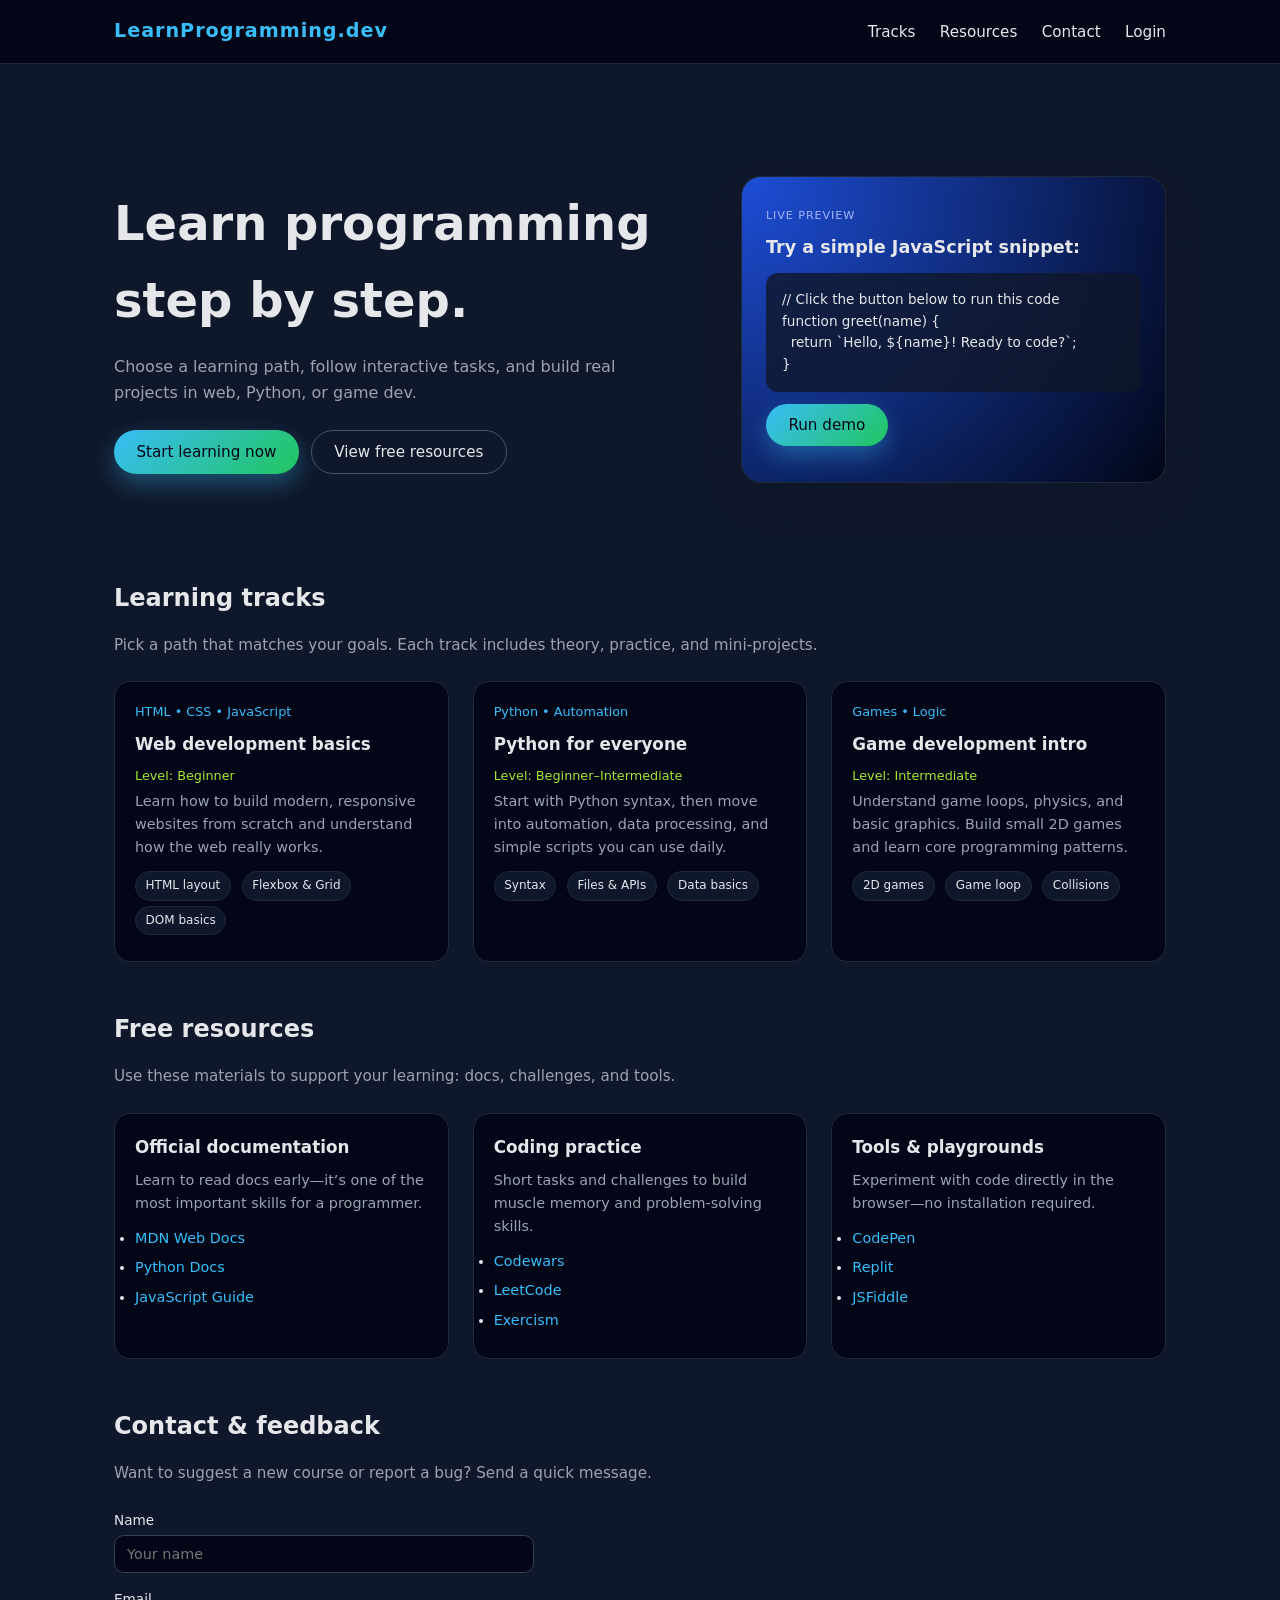
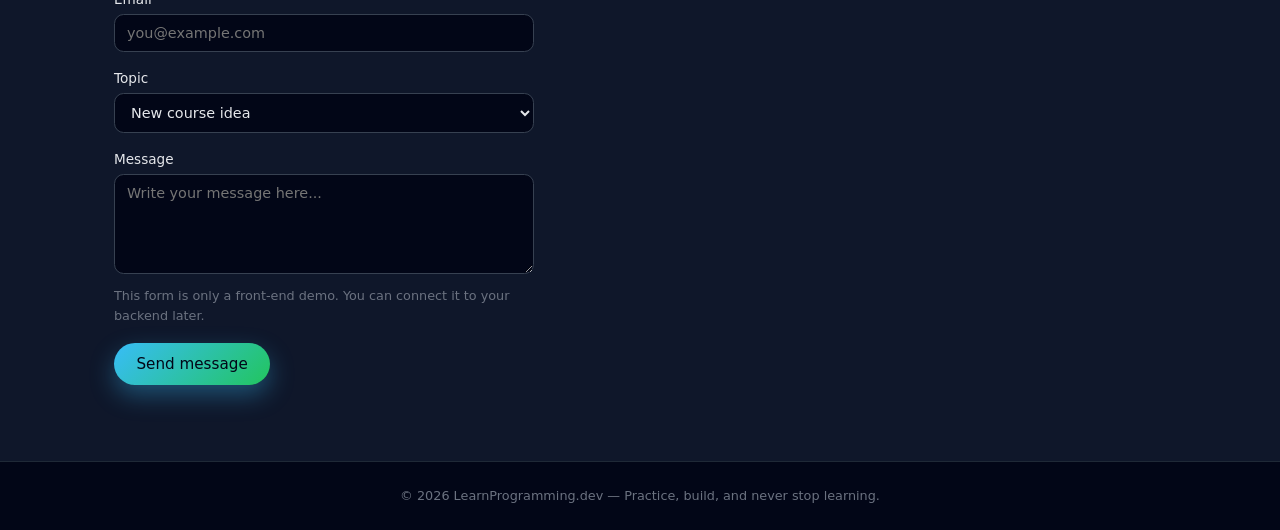
<file: index.html>
<!DOCTYPE html>
<html lang="en">
<head>
  <meta charset="UTF-8" />
  <title>Learn Programming</title>
  <meta name="viewport" content="width=device-width, initial-scale=1.0" />
  <style>
    * {
      box-sizing: border-box;
      margin: 0;
      padding: 0;
      font-family: system-ui, -apple-system, BlinkMacSystemFont, "Segoe UI", sans-serif;
    }
    body {
      background: #0f172a;
      color: #e5e7eb;
      line-height: 1.6;
    }
    header {
      background: #020617;
      border-bottom: 1px solid #1f2937;
      position: sticky;
      top: 0;
      z-index: 10;
    }
    .nav {
      max-width: 1100px;
      margin: 0 auto;
      padding: 1rem 1.5rem;
      display: flex;
      align-items: center;
      justify-content: space-between;
    }
    .logo {
      font-weight: 700;
      font-size: 1.2rem;
      letter-spacing: 0.05em;
      color: #38bdf8;
    }
    .nav-links a {
      color: #e5e7eb;
      text-decoration: none;
      margin-left: 1.2rem;
      font-size: 0.95rem;
    }
    .nav-links a:hover {
      color: #38bdf8;
    }
    main {
      max-width: 1100px;
      margin: 0 auto;
      padding: 2rem 1.5rem 4rem;
    }
    .hero {
      display: grid;
      grid-template-columns: minmax(0, 1.4fr) minmax(0, 1fr);
      gap: 2rem;
      align-items: center;
      padding: 2rem 0 3rem;
    }
    .hero h1 {
      font-size: clamp(2.2rem, 4vw, 3rem);
      margin-bottom: 1rem;
    }
    .hero p {
      color: #9ca3af;
      margin-bottom: 1.5rem;
      max-width: 32rem;
    }
    .hero-buttons {
      display: flex;
      flex-wrap: wrap;
      gap: 0.75rem;
    }
    .btn {
      border: none;
      cursor: pointer;
      padding: 0.75rem 1.4rem;
      border-radius: 999px;
      font-size: 0.95rem;
      font-weight: 500;
      transition: transform 0.1s ease, box-shadow 0.1s ease, background 0.15s ease;
    }
    .btn-primary {
      background: linear-gradient(135deg, #38bdf8, #22c55e);
      color: #020617;
      box-shadow: 0 10px 25px rgba(56, 189, 248, 0.35);
    }
    .btn-primary:hover {
      transform: translateY(-1px);
      box-shadow: 0 14px 30px rgba(56, 189, 248, 0.45);
    }
    .btn-ghost {
      background: transparent;
      color: #e5e7eb;
      border: 1px solid #4b5563;
    }
    .btn-ghost:hover {
      background: #020617;
    }
    .hero-card {
      background: radial-gradient(circle at top left, #1d4ed8, #020617);
      border-radius: 1.25rem;
      padding: 1.5rem;
      border: 1px solid #1f2937;
      box-shadow: 0 18px 45px rgba(15, 23, 42, 0.9);
    }
    .hero-card h2 {
      font-size: 1.1rem;
      margin-bottom: 0.75rem;
    }
    .hero-card pre {
      background: rgba(15, 23, 42, 0.8);
      border-radius: 0.75rem;
      padding: 1rem;
      overflow-x: auto;
      font-size: 0.85rem;
      color: #e5e7eb;
    }
    .hero-card .tag {
      display: inline-block;
      font-size: 0.7rem;
      text-transform: uppercase;
      letter-spacing: 0.08em;
      color: #a5b4fc;
      margin-bottom: 0.5rem;
    }
    section {
      margin-top: 3rem;
    }
    section h2 {
      font-size: 1.5rem;
      margin-bottom: 1rem;
    }
    .section-subtitle {
      color: #9ca3af;
      font-size: 0.95rem;
      margin-bottom: 1.5rem;
    }
    .grid {
      display: grid;
      gap: 1.5rem;
    }
    .grid-3 {
      grid-template-columns: repeat(auto-fit, minmax(230px, 1fr));
    }
    .card {
      background: #020617;
      border-radius: 1rem;
      padding: 1.25rem;
      border: 1px solid #1f2937;
      transition: transform 0.1s ease, box-shadow 0.1s ease, border-color 0.15s ease;
    }
    .card:hover {
      transform: translateY(-2px);
      box-shadow: 0 16px 35px rgba(15, 23, 42, 0.9);
      border-color: #38bdf8;
    }
    .card h3 {
      font-size: 1.05rem;
      margin-bottom: 0.5rem;
    }
    .card p {
      font-size: 0.9rem;
      color: #9ca3af;
      margin-bottom: 0.75rem;
    }
    .pill {
      display: inline-block;
      font-size: 0.75rem;
      padding: 0.25rem 0.6rem;
      border-radius: 999px;
      background: #0f172a;
      color: #e5e7eb;
      border: 1px solid #1f2937;
      margin-right: 0.35rem;
      margin-bottom: 0.35rem;
    }
    .level {
      font-size: 0.8rem;
      color: #a3e635;
      margin-bottom: 0.25rem;
    }
    .tagline {
      font-size: 0.8rem;
      color: #38bdf8;
      margin-bottom: 0.5rem;
    }
    .resources-list li {
      margin-bottom: 0.4rem;
      font-size: 0.9rem;
    }
    .resources-list a {
      color: #38bdf8;
      text-decoration: none;
    }
    .resources-list a:hover {
      text-decoration: underline;
    }
    .contact-form {
      max-width: 420px;
    }
    .field {
      margin-bottom: 1rem;
    }
    .field label {
      display: block;
      font-size: 0.85rem;
      margin-bottom: 0.25rem;
    }
    .field input,
    .field textarea,
    .field select {
      width: 100%;
      padding: 0.6rem 0.75rem;
      border-radius: 0.6rem;
      border: 1px solid #374151;
      background: #020617;
      color: #e5e7eb;
      font-size: 0.9rem;
    }
    .field textarea {
      min-height: 100px;
      resize: vertical;
    }
    .field input:focus,
    .field textarea:focus,
    .field select:focus {
      outline: none;
      border-color: #38bdf8;
      box-shadow: 0 0 0 1px #38bdf8;
    }
    .small {
      font-size: 0.8rem;
      color: #6b7280;
      margin-top: 0.25rem;
    }
    .status {
      margin-top: 0.75rem;
      font-size: 0.85rem;
    }
    .status.ok {
      color: #22c55e;
    }
    .status.error {
      color: #f97316;
    }
    footer {
      border-top: 1px solid #1f2937;
      padding: 1.5rem;
      text-align: center;
      font-size: 0.8rem;
      color: #6b7280;
      background: #020617;
    }
    @media (max-width: 768px) {
      .hero {
        grid-template-columns: 1fr;
      }
    }
  </style>
</head>
<body>
  <header>
    <nav class="nav">
      <div class="logo">LearnProgramming.dev</div>
      <div class="nav-links">
        <a href="#tracks">Tracks</a>
        <a href="#resources">Resources</a>
        <a href="#contact">Contact</a>
        <a id="authLink" href="login.html">Login</a>
      </div>
    </nav>
  </header>
  <main>
    <section class="hero">
      <div>
        <h1>Learn programming step by step.</h1>
        <p>
          Choose a learning path, follow interactive tasks, and build real projects in web, Python, or game dev.
        </p>
        <div class="hero-buttons">
          <button class="btn btn-primary" onclick="scrollToSection('tracks')">
            Start learning now
          </button>
          <button class="btn btn-ghost" onclick="scrollToSection('resources')">
            View free resources
          </button>
        </div>
      </div>
      <div class="hero-card">
        <div class="tag">Live preview</div>
        <h2>Try a simple JavaScript snippet:</h2>
        <pre><code>// Click the button below to run this code
function greet(name) {
  return `Hello, ${name}! Ready to code?`;
}</code></pre>
        <button class="btn btn-primary" style="margin-top: 0.75rem;" onclick="runDemo()">
          Run demo
        </button>
        <div id="demo-output" style="margin-top:0.75rem;font-size:0.9rem;color:#bbf7d0;"></div>
      </div>
    </section>
    <section id="tracks">
      <h2>Learning tracks</h2>
      <p class="section-subtitle">
        Pick a path that matches your goals. Each track includes theory, practice, and mini‑projects.
      </p>
      <div class="grid grid-3">
        <article class="card">
          <div class="tagline">HTML • CSS • JavaScript</div>
          <h3>Web development basics</h3>
          <div class="level">Level: Beginner</div>
          <p>
            Learn how to build modern, responsive websites from scratch and understand how the web really works.
          </p>
          <div>
            <span class="pill">HTML layout</span>
            <span class="pill">Flexbox & Grid</span>
            <span class="pill">DOM basics</span>
          </div>
        </article>
        <article class="card">
          <div class="tagline">Python • Automation</div>
          <h3>Python for everyone</h3>
          <div class="level">Level: Beginner–Intermediate</div>
          <p>
            Start with Python syntax, then move into automation, data processing, and simple scripts you can use daily.
          </p>
          <div>
            <span class="pill">Syntax</span>
            <span class="pill">Files & APIs</span>
            <span class="pill">Data basics</span>
          </div>
        </article>
        <article class="card">
          <div class="tagline">Games • Logic</div>
          <h3>Game development intro</h3>
          <div class="level">Level: Intermediate</div>
          <p>
            Understand game loops, physics, and basic graphics. Build small 2D games and learn core programming patterns.
          </p>
          <div>
            <span class="pill">2D games</span>
            <span class="pill">Game loop</span>
            <span class="pill">Collisions</span>
          </div>
        </article>
      </div>
    </section>
    <section id="resources">
      <h2>Free resources</h2>
      <p class="section-subtitle">
        Use these materials to support your learning: docs, challenges, and tools.
      </p>
      <div class="grid grid-3">
        <article class="card">
          <h3>Official documentation</h3>
          <p>Learn to read docs early—it’s one of the most important skills for a programmer.</p>
          <ul class="resources-list">
            <li><a href="https://developer.mozilla.org/" target="_blank">MDN Web Docs</a></li>
            <li><a href="https://docs.python.org/3/" target="_blank">Python Docs</a></li>
            <li><a href="https://developer.mozilla.org/en-US/docs/Web/JavaScript" target="_blank">JavaScript Guide</a></li>
          </ul>
        </article>
        <article class="card">
          <h3>Coding practice</h3>
          <p>Short tasks and challenges to build muscle memory and problem‑solving skills.</p>
          <ul class="resources-list">
            <li><a href="https://www.codewars.com/" target="_blank">Codewars</a></li>
            <li><a href="https://leetcode.com/" target="_blank">LeetCode</a></li>
            <li><a href="https://exercism.org/" target="_blank">Exercism</a></li>
          </ul>
        </article>
        <article class="card">
          <h3>Tools & playgrounds</h3>
          <p>Experiment with code directly in the browser—no installation required.</p>
          <ul class="resources-list">
            <li><a href="https://codepen.io/" target="_blank">CodePen</a></li>
            <li><a href="https://replit.com/" target="_blank">Replit</a></li>
            <li><a href="https://jsfiddle.net/" target="_blank">JSFiddle</a></li>
          </ul>
        </article>
      </div>
    </section>
    <section id="contact">
      <h2>Contact & feedback</h2>
      <p class="section-subtitle">
        Want to suggest a new course or report a bug? Send a quick message.
      </p>
      <form class="contact-form" onsubmit="handleContact(event)">
        <div class="field">
          <label for="name">Name</label>
          <input id="name" type="text" placeholder="Your name" required />
        </div>
        <div class="field">
          <label for="email">Email</label>
          <input id="email" type="email" placeholder="you@example.com" required />
        </div>
        <div class="field">
          <label for="topic">Topic</label>
          <select id="topic">
            <option value="course">New course idea</option>
            <option value="bug">Bug / problem</option>
            <option value="other">Other</option>
          </select>
        </div>
        <div class="field">
          <label for="message">Message</label>
          <textarea id="message" placeholder="Write your message here..." required></textarea>
          <div class="small">This form is only a front‑end demo. You can connect it to your backend later.</div>
        </div>
        <button class="btn btn-primary" type="submit">Send message</button>
        <div id="contact-status" class="status"></div>
      </form>
    </section>
  </main>
  <footer>
    © <span id="year"></span> LearnProgramming.dev — Practice, build, and never stop learning.
  </footer>
  <script>
    function scrollToSection(id) {
      const el = document.getElementById(id);
      if (el) {
        el.scrollIntoView({ behavior: "smooth" });
      }
    }
    function runDemo() {
      function greet(name) {
        return `Hello, ${name}! Ready to code?`;
      }
      const output = document.getElementById("demo-output");
      output.textContent = greet("Developer");
    }
    function handleContact(event) {
      event.preventDefault();
      const status = document.getElementById("contact-status");
      status.textContent = "Thanks! Your message has been captured (demo only).";
      status.className = "status ok";
      event.target.reset();
    }
    document.getElementById("year").textContent = new Date().getFullYear();
  </script>
  <script src="auth.js"></script>
</body>
</html>
</file>
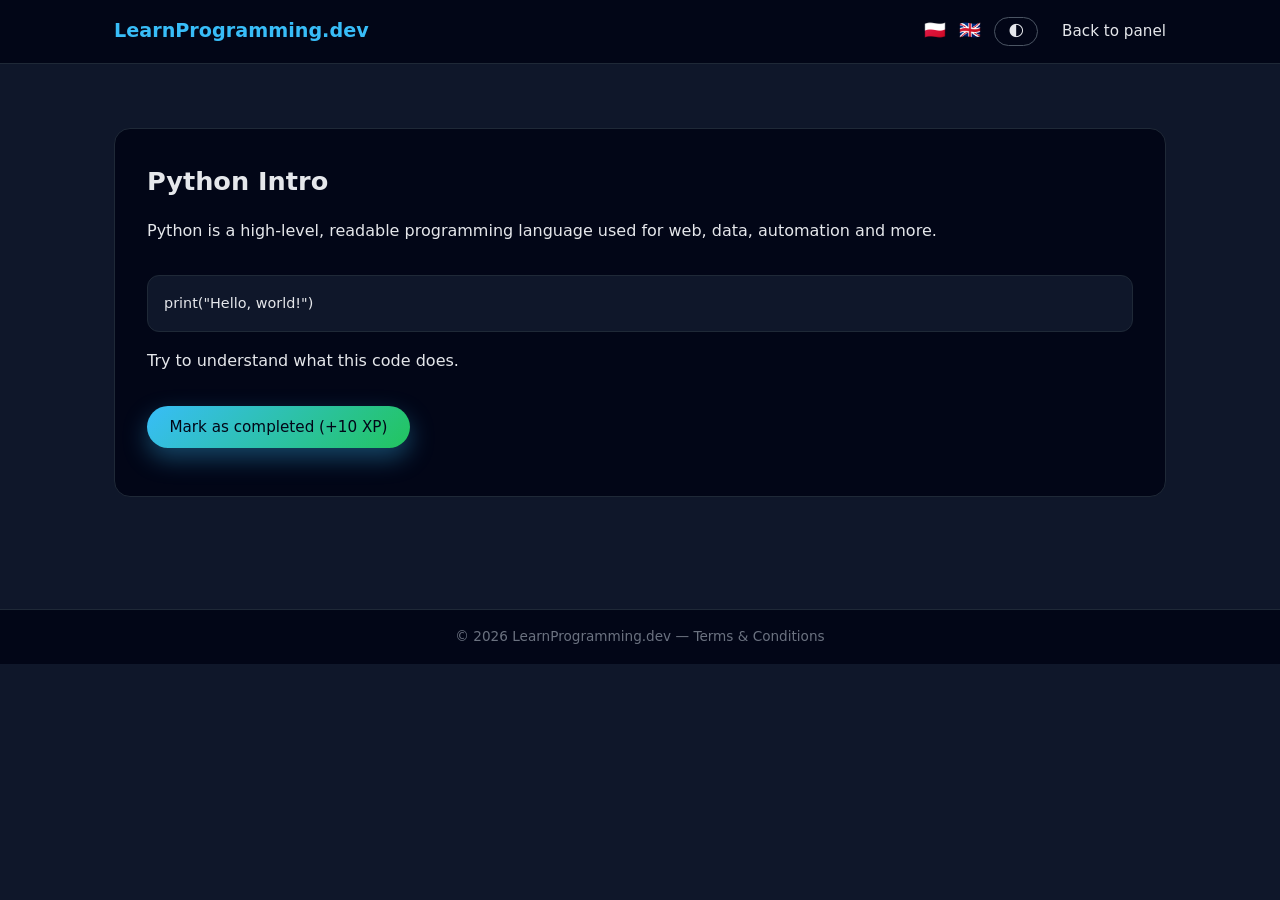
<file: lesson.html>
<!DOCTYPE html>
<html lang="en">
<head>
<meta charset="UTF-8">
<title>Lesson</title>
<link rel="stylesheet" href="style.css">
<script src="auth.js" defer></script>
<script src="lang.js" defer></script>
</head>
<body>
<header>
  <nav class="nav">
    <div class="logo">LearnProgramming.dev</div>
    <div>
      <span class="lang-switch" onclick="setLang('pl')">🇵🇱</span>
      <span class="lang-switch" onclick="setLang('en')">🇬🇧</span>
      <button onclick="toggleTheme()" class="btn-secondary" style="padding:0.3rem 0.8rem;">🌓</button>
      <a href="panel.html" data-t="back_panel">Back to panel</a>
    </div>
  </nav>
</header>
<main>
  <div class="lesson-container">
    <h2 id="lessonTitle">Lesson</h2>

    <div id="lessonContent"></div>

    <div id="lessonActions" style="margin-top:1.5rem;"></div>

    <div id="lessonTooltip" style="margin-top:1rem;"></div>
  </div>
</main>
<footer>
  <p>© 2026 LearnProgramming.dev — <span data-t="terms">Terms & Conditions</span></p>
</footer>
<script>
  function getParam(name){
    const url = new URL(window.location.href);
    return url.searchParams.get(name);
  }
  function setLesson(id){
    const title = document.getElementById("lessonTitle");
    const content = document.getElementById("lessonContent");
    const actions = document.getElementById("lessonActions");

    actions.innerHTML = "";
    content.innerHTML = "";
    if(id === "lesson1"){
      title.textContent = "Python Intro";
      content.innerHTML = `
        <div class="lesson-section">
          <p>Python is a high-level, readable programming language used for web, data, automation and more.</p>
        </div>
        <div class="lesson-section">
          <div class="code-box">
print("Hello, world!")
          </div>
          <p>Try to understand what this code does.</p>
        </div>
      `;
      actions.innerHTML = `
        <button class="btn btn-primary" onclick="completeLesson(1)">Mark as completed (+10 XP)</button>
      `;
    } else if(id === "lesson2"){
      title.textContent = "Variables";
      content.innerHTML = `
        <div class="lesson-section">
          <p>Variables store values. In Python you don't need to declare types explicitly.</p>
        </div>
        <div class="lesson-section">
          <div class="code-box">
name = "Alice"
age = 20
print(name, age)
          </div>
        </div>
      `;
      actions.innerHTML = `
        <button class="btn btn-primary" onclick="completeLesson(2)">Mark as completed (+10 XP)</button>
      `;
    } else if(id === "lesson3"){
      title.textContent = "Data Types";
      content.innerHTML = `
        <div class="lesson-section">
          <p>Basic types: int, float, str, bool, list, dict.</p>
        </div>
        <div class="lesson-section">
          <div class="code-box">
x = 10       # int
y = 3.14     # float
text = "Hi"  # str
flag = True  # bool
          </div>
        </div>
      `;
      actions.innerHTML = `
        <button class="btn btn-primary" onclick="completeLesson(3)">Mark as completed (+10 XP)</button>
      `;
    } else if(id === "lesson4"){
      title.textContent = "Lists";
      content.innerHTML = `
        <div class="lesson-section">
          <p>Lists store ordered collections of items.</p>
        </div>
        <div class="lesson-section">
          <div class="code-box">
numbers = [1, 2, 3]
numbers.append(4)
print(numbers)
          </div>
        </div>
      `;
      actions.innerHTML = `
        <button class="btn btn-primary" onclick="completeLesson(4)">Mark as completed (+10 XP)</button>
      `;
    } else if(id === "lesson5"){
      title.textContent = "Loops";
      content.innerHTML = `
        <div class="lesson-section">
          <p>Loops let you repeat actions.</p>
        </div>
        <div class="lesson-section">
          <div class="code-box">
for i in range(5):
    print(i)
          </div>
        </div>
      `;
      actions.innerHTML = `
        <button class="btn btn-primary" onclick="completeLesson(5)">Mark as completed (+10 XP)</button>
      `;
    } else if(id === "lesson6"){
      title.textContent = "Conditions";
      content.innerHTML = `
        <div class="lesson-section">
          <p>Conditions let you run code only when something is true.</p>
        </div>
        <div class="lesson-section">
          <div class="code-box">
age = 18
if age >= 18:
    print("Adult")
else:
    print("Minor")
          </div>
        </div>
      `;
      actions.innerHTML = `
        <button class="btn btn-primary" onclick="completeLesson(6)">Mark as completed (+10 XP)</button>
      `;
    } else if(id === "lesson7"){
      title.textContent = "Functions";
      content.innerHTML = `
        <div class="lesson-section">
          <p>Functions group reusable code.</p>
        </div>
        <div class="lesson-section">
          <div class="code-box">
def greet(name):
    return "Hello, " + name

print(greet("Alice"))
          </div>
        </div>
      `;
      actions.innerHTML = `
        <button class="btn btn-primary" onclick="completeLesson(7)">Mark as completed (+10 XP)</button>
      `;
    } else if(id === "lesson8"){
      title.textContent = "Debugging";
      content.innerHTML = `
        <div class="lesson-section">
          <p>Debugging means finding and fixing errors.</p>
        </div>
        <div class="lesson-section">
          <div class="code-box">
print("Hellow"
          </div>
          <p>Find the error and fix it.</p>
        </div>
      `;
      actions.innerHTML = `
        <button class="btn btn-primary" onclick="completeLesson(8)">Mark as completed (+10 XP)</button>
      `;
    } else if(id === "lesson9"){
      title.textContent = "Errors";
      content.innerHTML = `
        <div class="lesson-section">
          <p>Syntax errors and runtime errors are common in Python.</p>
        </div>
        <div class="lesson-section">
          <div class="code-box">
x = 10
y = 0
print(x / y)  # What happens?
          </div>
        </div>
      `;
      actions.innerHTML = `
        <button class="btn btn-primary" onclick="completeLesson(9)">Mark as completed (+10 XP)</button>
      `;
    } else if(id === "lesson10"){
      title.textContent = "Quiz";
      content.innerHTML = `
        <div class="lesson-section">
          <p>Quick quiz: choose the correct answer.</p>
        </div>
        <div class="lesson-section">
          <p>What does <code>print("Hello")</code> do?</p>
          <div class="quiz-option" onclick="checkQuiz(1)">
            It prints text to the screen.
          </div>
          <div class="quiz-option" onclick="checkQuiz(2)">
            It creates a variable.
          </div>
          <div class="quiz-option" onclick="checkQuiz(3)">
            It stops the program.
          </div>
        </div>
      `;
      actions.innerHTML = `
        <button class="btn btn-primary" onclick="completeLesson(10)">Finish quiz (+10 XP)</button>
      `;
    } else {
      title.textContent = "Lesson";
      content.textContent = "Unknown lesson.";
    }
  }
  function completeLesson(num){
    addXP(10);
    document.getElementById("lessonTooltip").innerHTML =
      '<div class="tooltip">Lesson ' + num + ' completed! +10 XP</div>';
  }
  function checkQuiz(choice){
    const options = document.querySelectorAll(".quiz-option");
    options.forEach(o => o.classList.remove("correct","wrong"));
    if(choice === 1){
      options[0].classList.add("correct");
      addXP(10);
      unlockAchievement("Quiz completed");
      document.getElementById("lessonTooltip").innerHTML =
        '<div class="tooltip">Correct! +10 XP</div>';
    } else {
      options[choice-1].classList.add("wrong");
      document.getElementById("lessonTooltip").innerHTML =
        '<div class="tooltip">Not correct. Try again.</div>';
    }
  }
  document.addEventListener("DOMContentLoaded", () => {
    const id = getParam("id") || "lesson1";
    setLesson(id);
  });
</script>
</body>
</html>
</file>
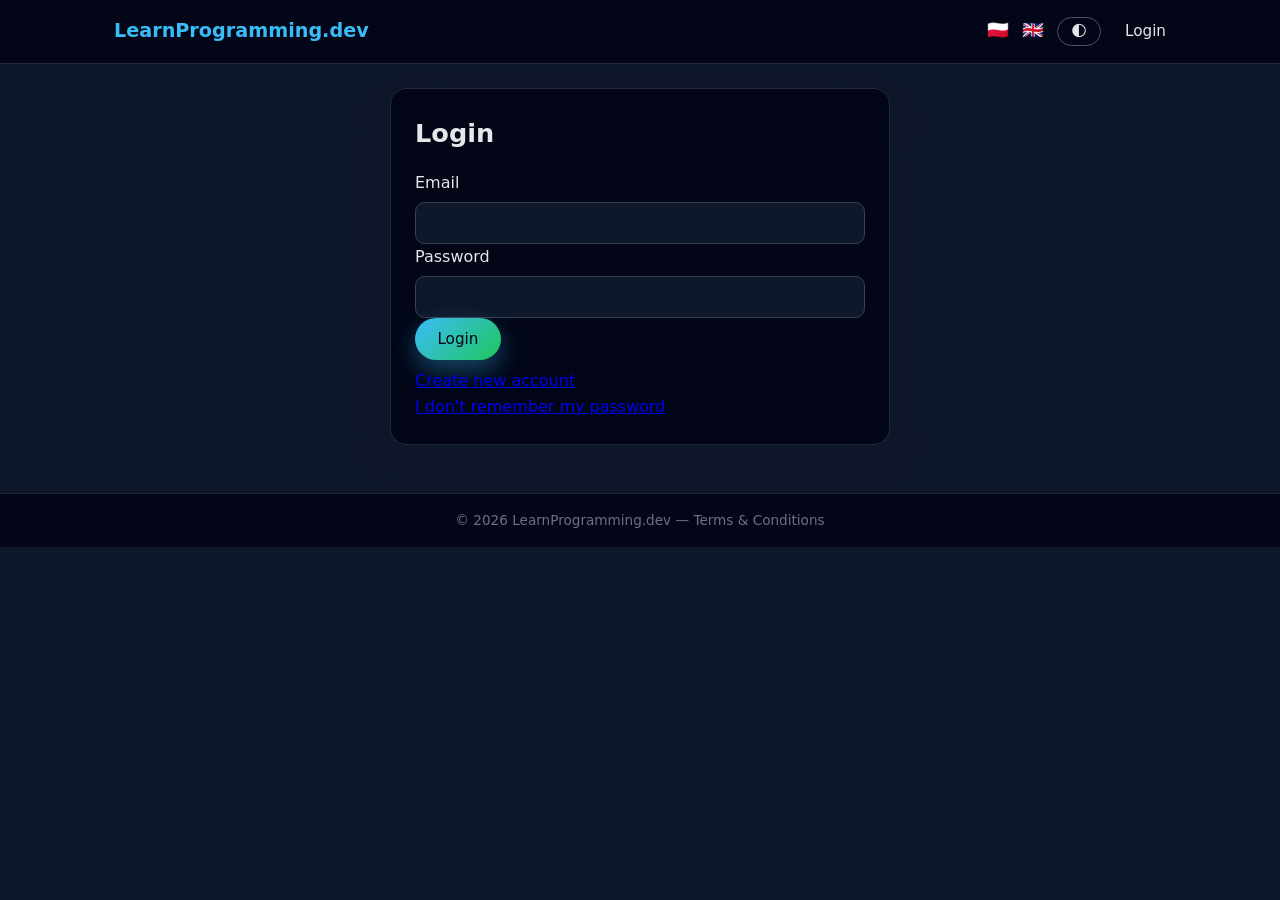
<file: login.html>
<!DOCTYPE html>
<html lang="en">
<head>
<meta charset="UTF-8">
<title>Login</title>
<link rel="stylesheet" href="style.css">
<script src="auth.js" defer></script>
<script src="lang.js" defer></script>
</head>
<body>
<header>
  <nav class="nav">
    <div class="logo">LearnProgramming.dev</div>
    <div>
      <span class="lang-switch" onclick="setLang('pl')">🇵🇱</span>
      <span class="lang-switch" onclick="setLang('en')">🇬🇧</span>
      <button onclick="toggleTheme()" class="btn-secondary" style="padding:0.3rem 0.8rem;">🌓</button>
      <a id="authLink" href="login.html" data-t="login">Login</a>
    </div>
  </nav>
</header>
<div class="card">
  <h2 data-t="login">Login</h2>
  <div id="loginTooltip"></div>
  <label data-t="email">Email</label>
  <input id="loginEmail" type="email">
  <label data-t="password">Password</label>
  <input id="loginPass" type="password">
  <button class="btn btn-primary" onclick="loginUser()" data-t="login">Login</button>
  <p style="margin-top:0.5rem;">
    <a href="register.html" data-t="create_account">Create a new account</a><br>
    <a href="#" onclick="alert('Reset not implemented')" data-t="forgot">I don’t remember my password</a>
  </p>
</div>
<footer>
  <p>© 2026 LearnProgramming.dev — <span data-t="terms">Terms & Conditions</span></p>
</footer>
</body>
</html>
</file>
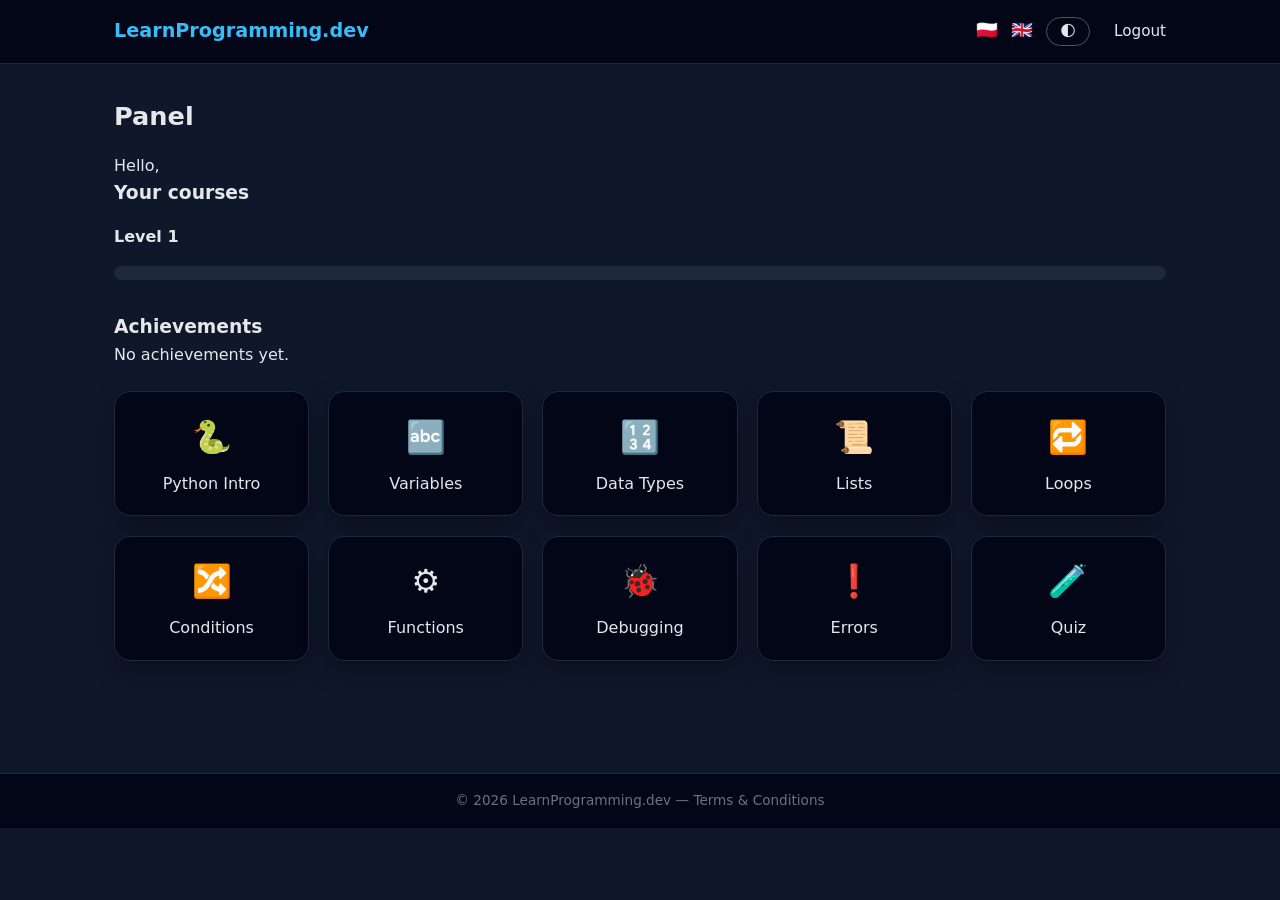
<file: panel.html>
<!DOCTYPE html>
<html lang="en">
<head>
<meta charset="UTF-8">
<title>Panel</title>
<link rel="stylesheet" href="style.css">
<script src="auth.js" defer></script>
<script src="lang.js" defer></script>
</head>
<body>
<header>
  <nav class="nav">
    <div class="logo">LearnProgramming.dev</div>
    <div>
      <span class="lang-switch" onclick="setLang('pl')">🇵🇱</span>
      <span class="lang-switch" onclick="setLang('en')">🇬🇧</span>
      <button onclick="toggleTheme()" class="btn-secondary" style="padding:0.3rem 0.8rem;">🌓</button>
      <a href="#" onclick="logout()" data-t="logout">Logout</a>
    </div>
  </nav>
</header>
<main>
  <h2 data-t="panel">Panel</h2>
  <p><span data-t="hello">Hello</span>, <span id="userName"></span></p>
  <h3 data-t="your_courses">Your courses</h3>
  <div style="margin:1rem 0;">
    <strong id="levelDisplay">Level 1</strong>
  </div>
  <div class="xp-bar">
    <div id="xpFillPanel" class="xp-fill"></div>
  </div>
  <h3 style="margin-top:2rem;">Achievements</h3>
  <div id="achievementsList"></div>
  <script>
  document.addEventListener("DOMContentLoaded", () => {
    const list = JSON.parse(localStorage.getItem("achievements") || "[]");
    const box = document.getElementById("achievementsList");
    if (list.length === 0) {
      box.innerHTML = "<p>No achievements yet.</p>";
    } else {
      box.innerHTML = list.map(a => `<div class="achievement unlocked">${a}</div>`).join("");
    }
    const user = JSON.parse(localStorage.getItem("user") || "{}");
    const el = document.getElementById("userName");
    if (el) el.textContent = user.name || "";
  });
  </script>
  <div class="lesson-grid">
    <div class="lesson-tile" onclick="openLesson('lesson1')">
      <div class="lesson-icon">🐍</div>
      <div class="lesson-title">Python Intro</div>
    </div>
    <div class="lesson-tile" onclick="openLesson('lesson2')">
      <div class="lesson-icon">🔤</div>
      <div class="lesson-title">Variables</div>
    </div>
    <div class="lesson-tile" onclick="openLesson('lesson3')">
      <div class="lesson-icon">🔢</div>
      <div class="lesson-title">Data Types</div>
    </div>
    <div class="lesson-tile" onclick="openLesson('lesson4')">
      <div class="lesson-icon">📜</div>
      <div class="lesson-title">Lists</div>
    </div>
    <div class="lesson-tile" onclick="openLesson('lesson5')">
      <div class="lesson-icon">🔁</div>
      <div class="lesson-title">Loops</div>
    </div>
    <div class="lesson-tile" onclick="openLesson('lesson6')">
      <div class="lesson-icon">🔀</div>
      <div class="lesson-title">Conditions</div>
    </div>
    <div class="lesson-tile" onclick="openLesson('lesson7')">
      <div class="lesson-icon">⚙️</div>
      <div class="lesson-title">Functions</div>
    </div>
    <div class="lesson-tile" onclick="openLesson('lesson8')">
      <div class="lesson-icon">🐞</div>
      <div class="lesson-title">Debugging</div>
    </div>
    <div class="lesson-tile" onclick="openLesson('lesson9')">
      <div class="lesson-icon">❗</div>
      <div class="lesson-title">Errors</div>
    </div>
    <div class="lesson-tile" onclick="openLesson('lesson10')">
      <div class="lesson-icon">🧪</div>
      <div class="lesson-title">Quiz</div>
    </div>
  </div>
</main>
<footer>
  <p>© 2026 LearnProgramming.dev — <span data-t="terms">Terms & Conditions</span></p>
</footer>
</body>
</html>
</file>
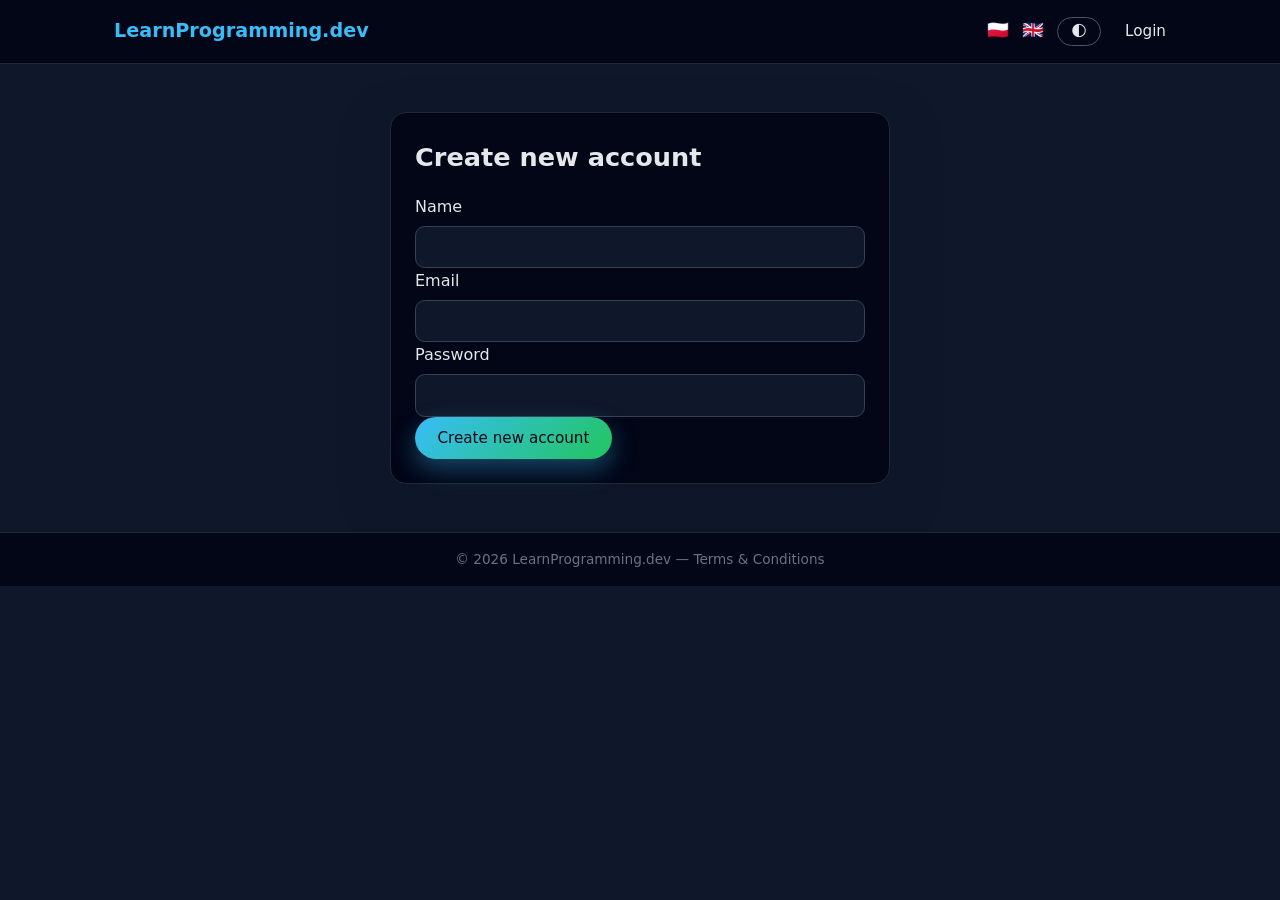
<file: register.html>
<!DOCTYPE html>
<html lang="en">
<head>
<meta charset="UTF-8">
<title>Register</title>
<link rel="stylesheet" href="style.css">
<script src="auth.js" defer></script>
<script src="lang.js" defer></script>
</head>
<body>
<header>
  <nav class="nav">
    <div class="logo">LearnProgramming.dev</div>
    <div>
      <span class="lang-switch" onclick="setLang('pl')">🇵🇱</span>
      <span class="lang-switch" onclick="setLang('en')">🇬🇧</span>
      <button onclick="toggleTheme()" class="btn-secondary" style="padding:0.3rem 0.8rem;">🌓</button>
      <a id="authLink" href="login.html" data-t="login">Login</a>
    </div>
  </nav>
</header>
<div class="card" style="margin-top:3rem;">
  <h2 data-t="create_account">Create new account</h2>
  <div id="regTooltip"></div>
  <label data-t="name">Name</label>
  <input id="regName" type="text">
  <label data-t="email">Email</label>
  <input id="regEmail" type="email">
  <label data-t="password">Password</label>
  <input id="regPass" type="password">
  <button class="btn btn-primary" onclick="registerUser()" data-t="create_account">Create new account</button>
</div>
<footer>
  <p>© 2026 LearnProgramming.dev — <span data-t="terms">Terms & Conditions</span></p>
</footer>
</body>
</html>
</file>
<file: style.css>
* {
  margin: 0;
  padding: 0;
  box-sizing: border-box;
  font-family: system-ui, -apple-system, BlinkMacSystemFont, "Segoe UI", sans-serif;
}
body {
  background: #0f172a;
  color: #e5e7eb;
  line-height: 1.6;
}
header {
  background: #020617;
  border-bottom: 1px solid #1f2937;
  position: sticky;
  top: 0;
  z-index: 10;
}
.nav {
  max-width: 1100px;
  margin: 0 auto;
  padding: 1rem 1.5rem;
  display: flex;
  justify-content: space-between;
  align-items: center;
}
.logo {
  font-weight: 700;
  font-size: 1.2rem;
  color: #38bdf8;
}
.nav a {
  color: #e5e7eb;
  text-decoration: none;
  margin-left: 1.2rem;
  font-size: 0.95rem;
  transition: 0.2s;
}
.nav a:hover {
  color: #38bdf8;
}
.lang-switch {
  cursor: pointer;
  margin-right: 0.5rem;
  font-size: 1.1rem;
}
main {
  max-width: 1100px;
  margin: 0 auto;
  padding: 2rem 1.5rem 4rem;
}
h1 {
  font-size: clamp(2.2rem, 4vw, 3rem);
  margin-bottom: 1rem;
}
h2 {
  font-size: 1.6rem;
  margin-bottom: 1rem;
}
.btn {
  border: none;
  cursor: pointer;
  padding: 0.75rem 1.4rem;
  border-radius: 999px;
  font-size: 0.95rem;
  font-weight: 500;
  transition: 0.15s ease;
}
.btn-primary {
  background: linear-gradient(135deg, #38bdf8, #22c55e);
  color: #020617;
  box-shadow: 0 10px 25px rgba(56, 189, 248, 0.35);
}
.btn-primary:hover {
  transform: translateY(-2px);
  box-shadow: 0 14px 30px rgba(56, 189, 248, 0.45);
}
.btn-secondary {
  border-radius: 999px;
  padding: 0.75rem 1.4rem;
  border: 1px solid #4b5563;
  background: transparent;
  color: #e5e7eb;
  cursor: pointer;
  font-size: 0.95rem;
  transition: 0.15s ease;
}
.btn-secondary:hover {
  background: #1e293b;
}
.card {
  background: #020617;
  border: 1px solid #1f2937;
  border-radius: 1rem;
  padding: 1.5rem;
  margin: 1.5rem auto;
  max-width: 500px;
  box-shadow: 0 18px 45px rgba(15, 23, 42, 0.9);
}
input {
  width: 100%;
  padding: 0.7rem;
  margin-top: 0.4rem;
  border-radius: 0.6rem;
  border: 1px solid #374151;
  background: #0f172a;
  color: #e5e7eb;
  font-size: 0.95rem;
}
input:focus {
  border-color: #38bdf8;
  outline: none;
  box-shadow: 0 0 0 1px #38bdf8;
}
.tooltip {
  background: #1e293b;
  border-left: 4px solid #38bdf8;
  padding: 0.8rem 1rem;
  border-radius: 0.5rem;
  margin-bottom: 1rem;
  color: #e5e7eb;
  font-size: 0.9rem;
  animation: fadeIn 0.3s ease;
}
@keyframes fadeIn {
  from { opacity: 0; transform: translateX(-10px); }
  to { opacity: 1; transform: translateX(0); }
}
.lesson-grid {
  display: grid;
  grid-template-columns: repeat(auto-fit, minmax(160px, 1fr));
  gap: 1.2rem;
  margin-top: 1.5rem;
}
.lesson-tile {
  background: #0b1220;
  border: 1px solid #1f2937;
  border-radius: 1rem;
  padding: 1.2rem;
  text-align: center;
  cursor: pointer;
  transition: 0.2s;
  box-shadow: 0 10px 25px rgba(0,0,0,0.3);
}
.lesson-tile:hover {
  transform: translateY(-4px);
  border-color: #38bdf8;
}
.lesson-icon {
  font-size: 2rem;
  margin-bottom: 0.5rem;
}
.lesson-title {
  font-size: 1rem;
  color: #e5e7eb;
}
.xp-bar {
  margin-top: 1rem;
  background: #1e293b;
  border-radius: 999px;
  height: 14px;
  overflow: hidden;
}
.xp-fill {
  height: 100%;
  background: linear-gradient(90deg, #38bdf8, #22c55e);
  width: 0%;
  transition: width 0.4s ease;
}
.lesson-container {
  background: #020617;
  border: 1px solid #1f2937;
  padding: 2rem;
  border-radius: 1rem;
  margin-top: 2rem;
}
.lesson-section {
  margin-bottom: 2rem;
}
.code-box {
  background: #0f172a;
  border: 1px solid #1f2937;
  padding: 1rem;
  border-radius: 0.75rem;
  font-size: 0.9rem;
  overflow-x: auto;
  margin-bottom: 1rem;
}
.quiz-option {
  background: #1e293b;
  padding: 0.8rem;
  border-radius: 0.6rem;
  margin-bottom: 0.6rem;
  cursor: pointer;
  transition: 0.2s;
}
.quiz-option:hover {
  background: #334155;
}
.quiz-option.correct {
  background: #22c55e;
}
.quiz-option.wrong {
  background: #ef4444;
}
footer {
  background: #020617;
  border-top: 1px solid #1f2937;
  padding: 1rem;
  text-align: center;
  color: #6b7280;
  font-size: 0.85rem;
  margin-top: 3rem;
}
.lesson-tile {
  transition: transform 0.25s ease, border-color 0.25s ease, box-shadow 0.25s ease;
}
.lesson-tile:hover {
  transform: translateY(-6px) scale(1.03);
  box-shadow: 0 12px 30px rgba(56, 189, 248, 0.25);
}
:root {
  --bg: #0f172a;
  --text: #e5e7eb;
  --card: #020617;
  --border: #1f2937;
}
.light {
  --bg: #f8fafc;
  --text: #0f172a;
  --card: #ffffff;
  --border: #cbd5e1;
}
body {
  background: var(--bg);
  color: var(--text);
}
.card, .lesson-container, .lesson-tile {
  background: var(--card);
  border-color: var(--border);
}
.achievement {
  background: #1e293b;
  padding: 1rem;
  border-radius: 0.8rem;
  margin-bottom: 1rem;
  border-left: 4px solid #38bdf8;
}
.achievement.unlocked {
  border-left-color: #22c55e;
  background: #0f3a1e;
}
</file>
